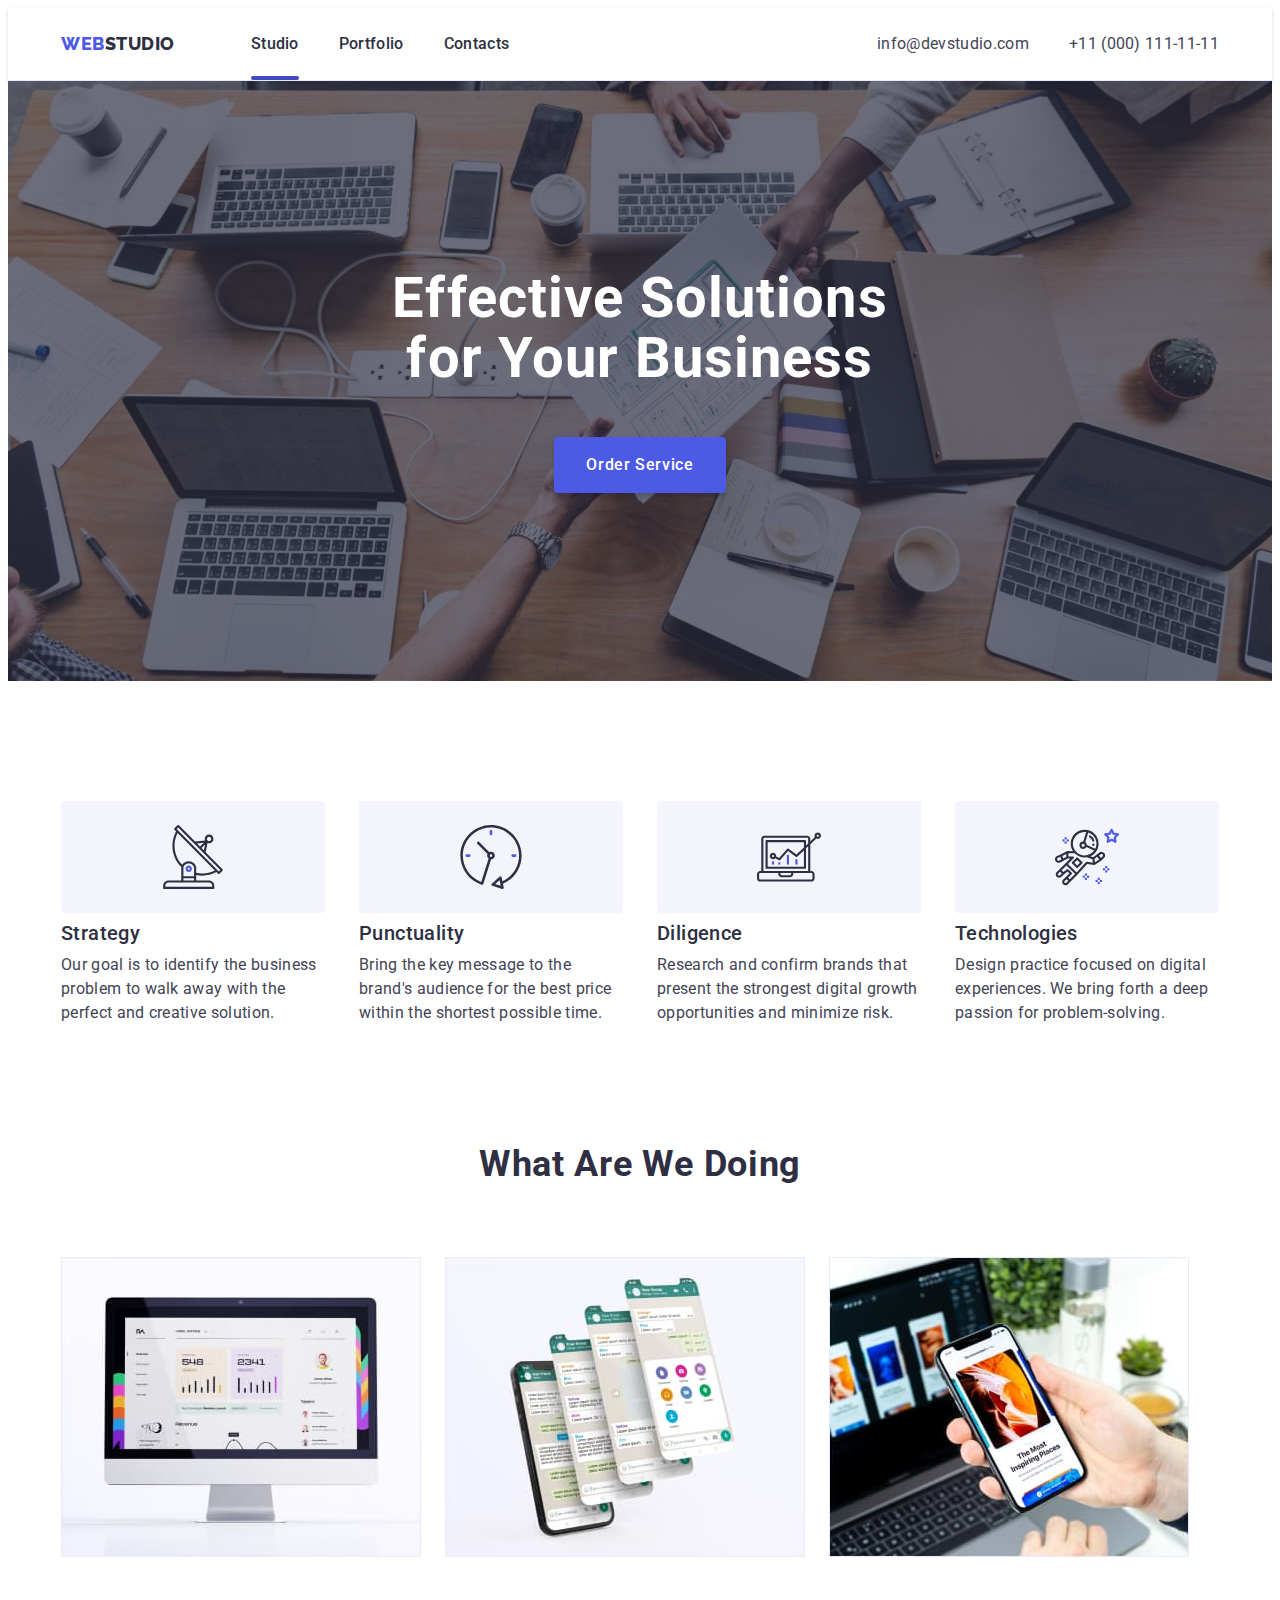
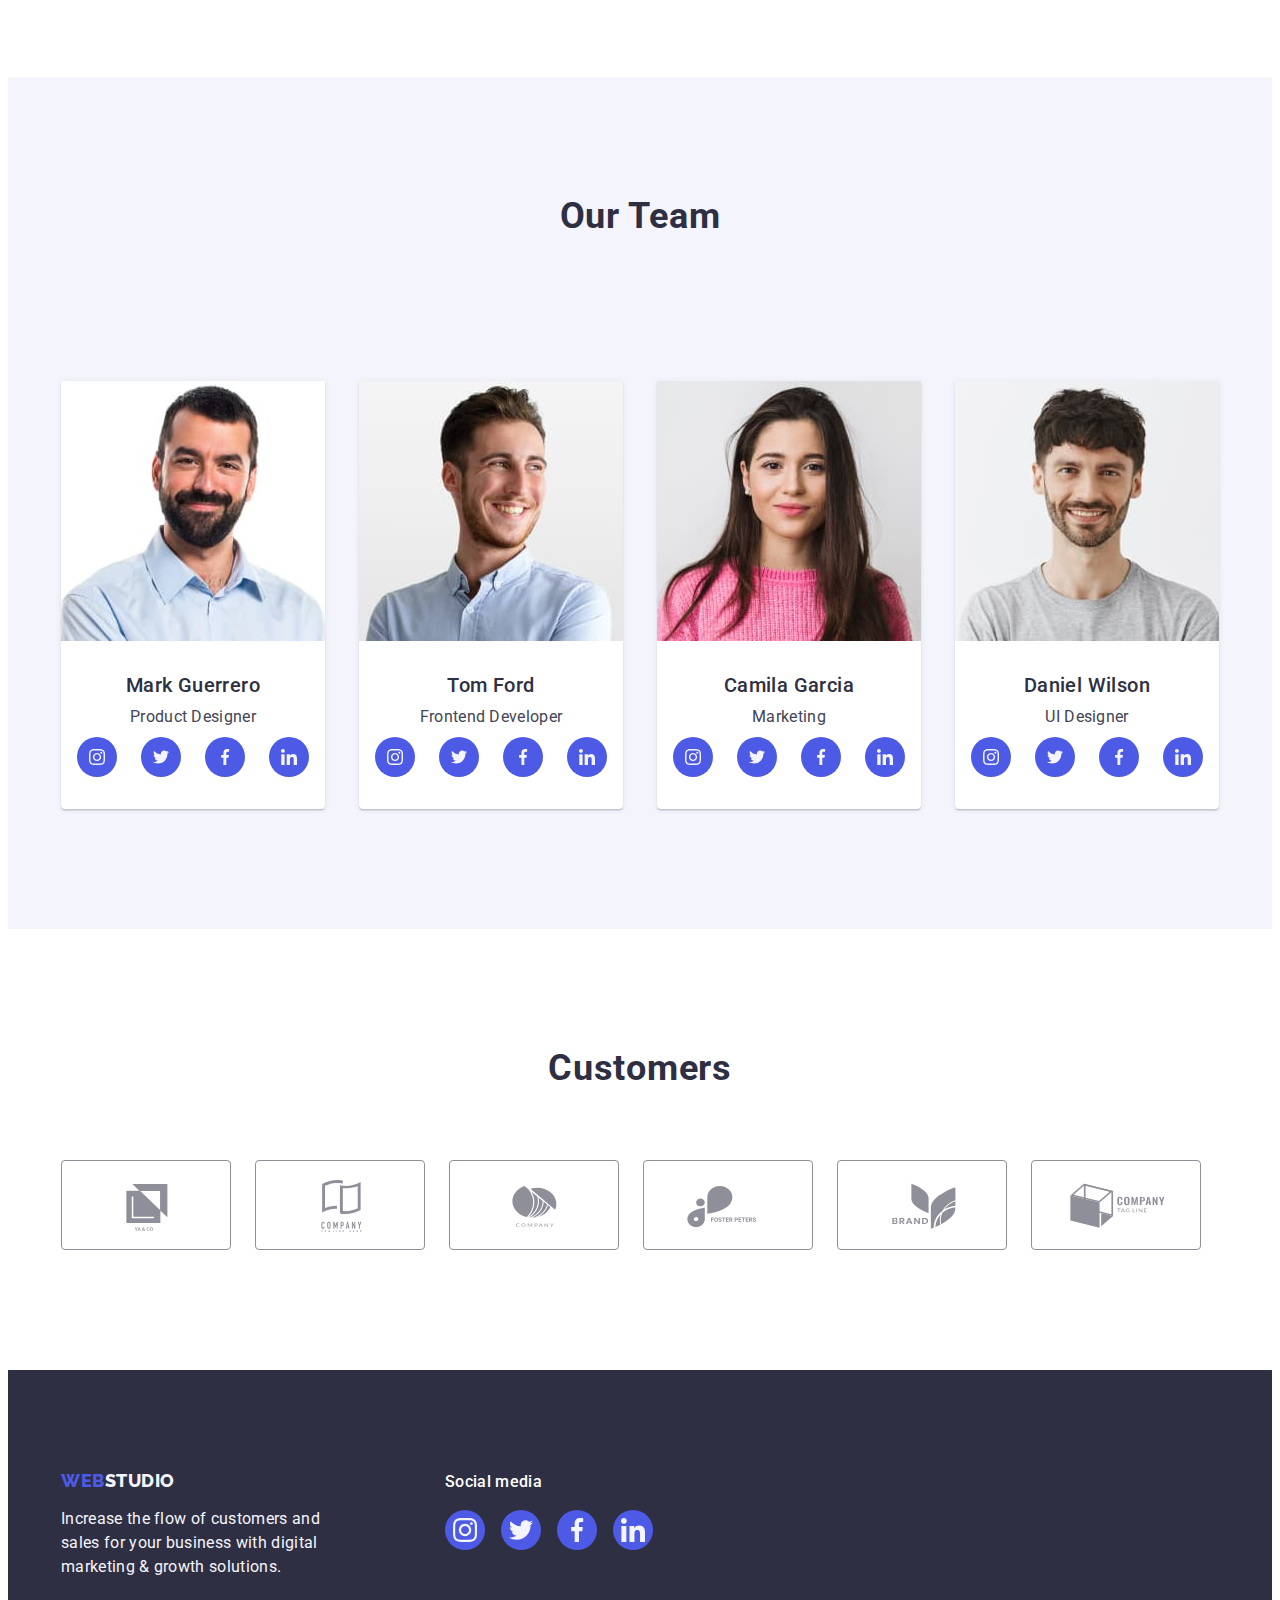
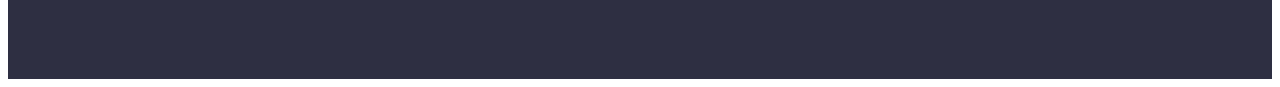
<file: index.html>
<!DOCTYPE html>
<html lang="en">
  <head>
    <meta charset="UTF-8" />
    <meta http-equiv="X-UA-Compatible" content="IE=edge" />
    <meta name="viewport" content="width=device-width, initial-scale=1.0" />
    <title>Document</title>
    <link rel="preconnect" href="https://fonts.googleapis.com" />
    <link rel="preconnect" href="https://fonts.gstatic.com" crossorigin />
    <link
      href="https://fonts.googleapis.com/css2?family=Raleway:wght@800&family=Roboto:wght@400;500;700&display=swap"
      rel="stylesheet"
    />
    <link
      rel="stylesheet"
      href="https://cdnjs.cloudflare.com/ajax/libs/modern-normalize/1.1.0/modern-normalize.min.css"
      integrity="sha512-wpPYUAdjBVSE4KJnH1VR1HeZfpl1ub8YT/NKx4PuQ5NmX2tKuGu6U/JRp5y+Y8XG2tV+wKQpNHVUX03MfMFn9Q=="
      crossorigin="anonymous"
      referrerpolicy="no-referrer"
    />
    <!-- Style -->
    <link rel="stylesheet" href="./css/style.css" />
  </head>
  <body>
    <!-- Header -->

    <header class="header">
      <div class="header-container container">
        <nav class="header-nav">
          <a class="logo" href="./index.html">
            Web<span class="span-logo">Studio</span>
          </a>

          <ul class="header-list list">
            <li class="header-item">
              <a class="header-link current" href="./index.html">Studio</a>
            </li>
            <li class="header-item">
              <a class="header-link" href="./portfolio.html">Portfolio</a>
            </li>
            <li class="header-item">
              <a class="header-link" href="">Contacts</a>
            </li>
          </ul>
        </nav>

        <address class="contacts" style="font-style: normal">
          <ul class="contacts-list list">
            <li class="contacts-item">
              <a class="contacts-link" href="mailto:info@devstudio.com"
                >info@devstudio.com</a
              >
            </li>
            <li class="contacts-item">
              <a class="contacts-link" href="tel:+110001111111"
                >+11 (000) 111-11-11</a
              >
            </li>
          </ul>
        </address>
      </div>
    </header>

    <main>
      <!-- Hero image -->

      <section class="hero">
        <div class="container">
          <h1 class="hero-title">Effective Solutions for Your Business</h1>
          <button class="modal-btn" type="button" data-modal-open>
            Order Service
          </button>
        </div>
      </section>

      <!-- About us -->

      <section class="about">
        <div class="container">
          <h2 class="hidden" hidden>content</h2>
          <ul class="about-list list">
            <li class="about-item">
              <div class="svg">
                <svg class="antenna" width="64" height="64">
                  <use href="./images/icons.svg#antenna"></use>
                </svg>
              </div>
              <h3 class="about-name">Strategy</h3>
              <p class="info">
                Our goal is to identify the business problem to walk away with
                the perfect and creative solution.
              </p>
            </li>
            <li class="about-item">
              <div class="svg">
                <svg class="clock" width="64" height="64">
                  <use href="./images/icons.svg#clock"></use>
                </svg>
              </div>
              <h3 class="about-name">Punctuality</h3>
              <p class="info">
                Bring the key message to the brand's audience for the best price
                within the shortest possible time.
              </p>
            </li>
            <li class="about-item">
              <div class="svg">
                <svg class="diagram" width="64" height="64">
                  <use href="./images/icons.svg#diagram"></use>
                </svg>
              </div>
              <h3 class="about-name">Diligence</h3>
              <p class="info">
                Research and confirm brands that present the strongest digital
                growth opportunities and minimize risk.
              </p>
            </li>
            <li class="about-item">
              <div class="svg">
                <svg class="astronaut" width="64" height="64">
                  <use href="./images/icons.svg#astronaut"></use>
                </svg>
              </div>
              <h3 class="about-name">Technologies</h3>
              <p class="info">
                Design practice focused on digital experiences. We bring forth a
                deep passion for problem-solving.
              </p>
            </li>
          </ul>
        </div>
      </section>

      <!-- Projects -->

      <section class="projects">
        <div class="container">
          <h2 class="projects-team">What are we doing</h2>
          <ul class="projects-list__team list">
            <li class="projects-item">
              <img
                class="projects-img"
                src="./images/section2/computer.jpg"
                alt="PC monitor"
                width="360"
              />
            </li>
            <li class="projects-item">
              <img
                class="projects-img"
                src="./images/section2/phone1.jpg"
                alt="Chat on the phone"
                width="360"
              />
            </li>
            <li class="projects-item">
              <img
                class="projects-img"
                src="./images/section2/phone2.jpg"
                alt="Phone in hand"
                width="360"
              />
            </li>
          </ul>
        </div>
      </section>

      <!-- Team -->

      <section class="team">
        <div class="container">
          <h2 class="team-title">Our Team</h2>
          <ul class="team-list">
            <li class="team-item">
              <img
                class="section-team-list"
                src="./images/section3/mark_guerrero.jpg"
                alt="Mark Guerrero Product Designer"
                width="264"
              />
              <div class="worker-wrapper">
                <h3 class="name-worker">Mark Guerrero</h3>
                <p class="info-name-worker">Product Designer</p>
                <ul class="socials">
                  <li class="socials-item">
                    <a
                      class="socials-link"
                      href=""
                      target="_blank"
                      rel="noopener noreferrer"
                    >
                      <svg class="socials-icon" width="16" height="16">
                        <use href="./images/icons.svg#instagram"></use>
                      </svg>
                    </a>
                  </li>
                  <li class="socials-item">
                    <a
                      class="socials-link"
                      href=""
                      target="_blank"
                      rel="noopener noreferrer"
                    >
                      <svg class="socials-icon" width="16" height="16">
                        <use href="./images/icons.svg#twitter"></use>
                      </svg>
                    </a>
                  </li>
                  <li class="socials-item">
                    <a
                      class="socials-link"
                      href=""
                      target="_blank"
                      rel="noopener noreferrer"
                    >
                      <svg class="socials-icon" width="16" height="16">
                        <use href="./images/icons.svg#facebook"></use>
                      </svg>
                    </a>
                  </li>
                  <li class="socials-item">
                    <a
                      class="socials-link"
                      href=""
                      target="_blank"
                      rel="noopener noreferrer"
                    >
                      <svg class="socials-icon" width="16" height="16">
                        <use href="./images/icons.svg#linkedin"></use>
                      </svg>
                    </a>
                  </li>
                </ul>
              </div>
            </li>
            <li class="team-item">
              <img
                class="section-team-list"
                src="./images/section3/tom_ford.jpg"
                alt="Tom Ford Frontend Developer"
                width="264"
              />
              <div class="worker-wrapper">
                <h3 class="name-worker">Tom Ford</h3>
                <p class="info-name-worker">Frontend Developer</p>
                <ul class="socials">
                  <li class="socials-item">
                    <a
                      class="socials-link"
                      href=""
                      target="_blank"
                      rel="noopener noreferrer"
                    >
                      <svg class="socials-icon" width="16" height="16">
                        <use href="./images/icons.svg#instagram"></use>
                      </svg>
                    </a>
                  </li>
                  <li class="socials-item">
                    <a
                      class="socials-link"
                      href=""
                      target="_blank"
                      rel="noopener noreferrer"
                    >
                      <svg class="socials-icon" width="16" height="16">
                        <use href="./images/icons.svg#twitter"></use>
                      </svg>
                    </a>
                  </li>
                  <li class="socials-item">
                    <a
                      class="socials-link"
                      href=""
                      target="_blank"
                      rel="noopener noreferrer"
                    >
                      <svg class="socials-icon" width="16" height="16">
                        <use href="./images/icons.svg#facebook"></use>
                      </svg>
                    </a>
                  </li>
                  <li class="socials-item">
                    <a
                      class="socials-link"
                      href=""
                      target="_blank"
                      rel="noopener noreferrer"
                    >
                      <svg class="socials-icon" width="16" height="16">
                        <use href="./images/icons.svg#linkedin"></use>
                      </svg>
                    </a>
                  </li>
                </ul>
              </div>
            </li>
            <li class="team-item">
              <img
                class="section-team-list"
                src="./images/section3/camila_garcia.jpg"
                alt="Camila Garcia Marketing"
                width="264"
              />
              <div class="worker-wrapper">
                <h3 class="name-worker">Camila Garcia</h3>
                <p class="info-name-worker">Marketing</p>
                <ul class="socials">
                  <li class="socials-item">
                    <a
                      class="socials-link"
                      href=""
                      target="_blank"
                      rel="noopener noreferrer"
                    >
                      <svg class="socials-icon" width="16" height="16">
                        <use href="./images/icons.svg#instagram"></use>
                      </svg>
                    </a>
                  </li>
                  <li class="socials-item">
                    <a
                      class="socials-link"
                      href=""
                      target="_blank"
                      rel="noopener noreferrer"
                    >
                      <svg class="socials-icon" width="16" height="16">
                        <use href="./images/icons.svg#twitter"></use>
                      </svg>
                    </a>
                  </li>
                  <li class="socials-item">
                    <a
                      class="socials-link"
                      href=""
                      target="_blank"
                      rel="noopener noreferrer"
                    >
                      <svg class="socials-icon" width="16" height="16">
                        <use href="./images/icons.svg#facebook"></use>
                      </svg>
                    </a>
                  </li>
                  <li class="socials-item">
                    <a
                      class="socials-link"
                      href=""
                      target="_blank"
                      rel="noopener noreferrer"
                    >
                      <svg class="socials-icon" width="16" height="16">
                        <use href="./images/icons.svg#linkedin"></use>
                      </svg>
                    </a>
                  </li>
                </ul>
              </div>
            </li>
            <li class="team-item">
              <img
                class="section-team-list"
                src="./images/section3/daniel_wilson.jpg"
                alt="Daniel Wilson UI Designer"
                width="264"
              />
              <div class="worker-wrapper">
                <h3 class="name-worker">Daniel Wilson</h3>
                <p class="info-name-worker">UI Designer</p>
                <ul class="socials">
                  <li class="socials-item">
                    <a
                      class="socials-link"
                      href=""
                      target="_blank"
                      rel="noopener noreferrer"
                    >
                      <svg class="socials-icon" width="16" height="16">
                        <use href="./images/icons.svg#instagram"></use>
                      </svg>
                    </a>
                  </li>
                  <li class="socials-item">
                    <a
                      class="socials-link"
                      href=""
                      target="_blank"
                      rel="noopener noreferrer"
                    >
                      <svg class="socials-icon" width="16" height="16">
                        <use href="./images/icons.svg#twitter"></use>
                      </svg>
                    </a>
                  </li>
                  <li class="socials-item">
                    <a
                      class="socials-link"
                      href=""
                      target="_blank"
                      rel="noopener noreferrer"
                    >
                      <svg class="socials-icon" width="16" height="16">
                        <use href="./images/icons.svg#facebook"></use>
                      </svg>
                    </a>
                  </li>
                  <li class="socials-item">
                    <a
                      class="socials-link"
                      href=""
                      target="_blank"
                      rel="noopener noreferrer"
                    >
                      <svg class="socials-icon" width="16" height="16">
                        <use href="./images/icons.svg#linkedin"></use>
                      </svg>
                    </a>
                  </li>
                </ul>
              </div>
            </li>
          </ul>
        </div>
      </section>

      <!-- Customer -->

      <section class="customers">
        <div class="container">
          <h2 class="customers-title">Customers</h2>
          <ul class="customers-list">
            <li class="customers-item">
              <a
                class="customers-link"
                href=""
                target="_blank"
                rel="noopener no-referrer"
              >
                <svg class="customers-icon" width="104" height="56">
                  <use href="./images/icons.svg#logo1"></use>
                </svg>
              </a>
            </li>
            <li class="customers-item">
              <a
                class="customers-link"
                href=""
                target="_blank"
                rel="noopener no-referrer"
              >
                <svg class="customers-icon" width="104" height="56">
                  <use href="./images/icons.svg#logo2"></use>
                </svg>
              </a>
            </li>
            <li class="customers-item">
              <a
                class="customers-link"
                href=""
                target="_blank"
                rel="noopener no-referrer"
              >
                <svg class="customers-icon" width="104" height="56">
                  <use href="./images/icons.svg#logo3"></use>
                </svg>
              </a>
            </li>
            <li class="customers-item">
              <a
                class="customers-link"
                href=""
                target="_blank"
                rel="noopener no-referrer"
              >
                <svg class="customers-icon" width="104" height="56">
                  <use href="./images/icons.svg#logo4"></use>
                </svg>
              </a>
            </li>
            <li class="customers-item">
              <a
                class="customers-link"
                href=""
                target="_blank"
                rel="noopener no-referrer"
              >
                <svg class="customers-icon" width="104" height="56">
                  <use href="./images/icons.svg#logo5"></use>
                </svg>
              </a>
            </li>
            <li class="customers-item">
              <a
                class="customers-link"
                href=""
                target="_blank"
                rel="noopener no-referrer"
              >
                <svg class="customers-icon" width="104" height="56">
                  <use href="./images/icons.svg#logo6"></use>
                </svg>
              </a>
            </li>
          </ul>
        </div>
      </section>
    </main>

    <!-- Footer -->

    <footer class="footer">
      <div class="joint-footer-container container">
        <div class="container1">
          <a class="footer-logo link" href="./index.html"
            >Web<span class="footer-logo-span">Studio</span></a
          >
          <p class="footer-subtitle">
            Increase the flow of customers and sales for your business with
            digital marketing & growth solutions.
          </p>
        </div>
        <div class="container2">
          <p class="media">Social media</p>
          <ul class="footer-socials">
            <li class="footer-socials-item">
              <a
                class="footer-socials-link"
                href=""
                target="_blank"
                rel="noopener noreferrer"
              >
                <svg class="footer-socials-icon" width="24" height="24">
                  <use href="./images/icons.svg#instagram"></use>
                </svg>
              </a>
            </li>
            <li class="footer-socials-item">
              <a
                class="footer-socials-link"
                href=""
                target="_blank"
                rel="noopener noreferrer"
              >
                <svg class="footer-socials-icon" width="24" height="24">
                  <use href="./images/icons.svg#twitter"></use>
                </svg>
              </a>
            </li>
            <li class="footer-socials-item">
              <a
                class="footer-socials-link"
                href=""
                target="_blank"
                rel="noopener noreferrer"
              >
                <svg class="footer-socials-icon" width="24" height="24">
                  <use href="./images/icons.svg#facebook"></use>
                </svg>
              </a>
            </li>
            <li class="footer-socials-item">
              <a
                class="footer-socials-link"
                href=""
                target="_blank"
                rel="noopener noreferrer"
              >
                <svg class="footer-socials-icon" width="24" height="24">
                  <use href="./images/icons.svg#linkedin"></use>
                </svg>
              </a>
            </li>
          </ul>
        </div>
      </div>
    </footer>

    <!-- Modal window -->

    <div class="backdrop is-hidden" data-modal>
      <div class="modal">
        <button class="close-modal" type="button" data-modal-close>
          <svg class="close-btn" width="8" height="8">
            <use href="./images/icons.svg#close-btn"></use>
          </svg>
        </button>
      </div>
    </div>

    <!-- Script -->

    <script src="./js/modal.js"></script>
  </body>
</html>
</file>
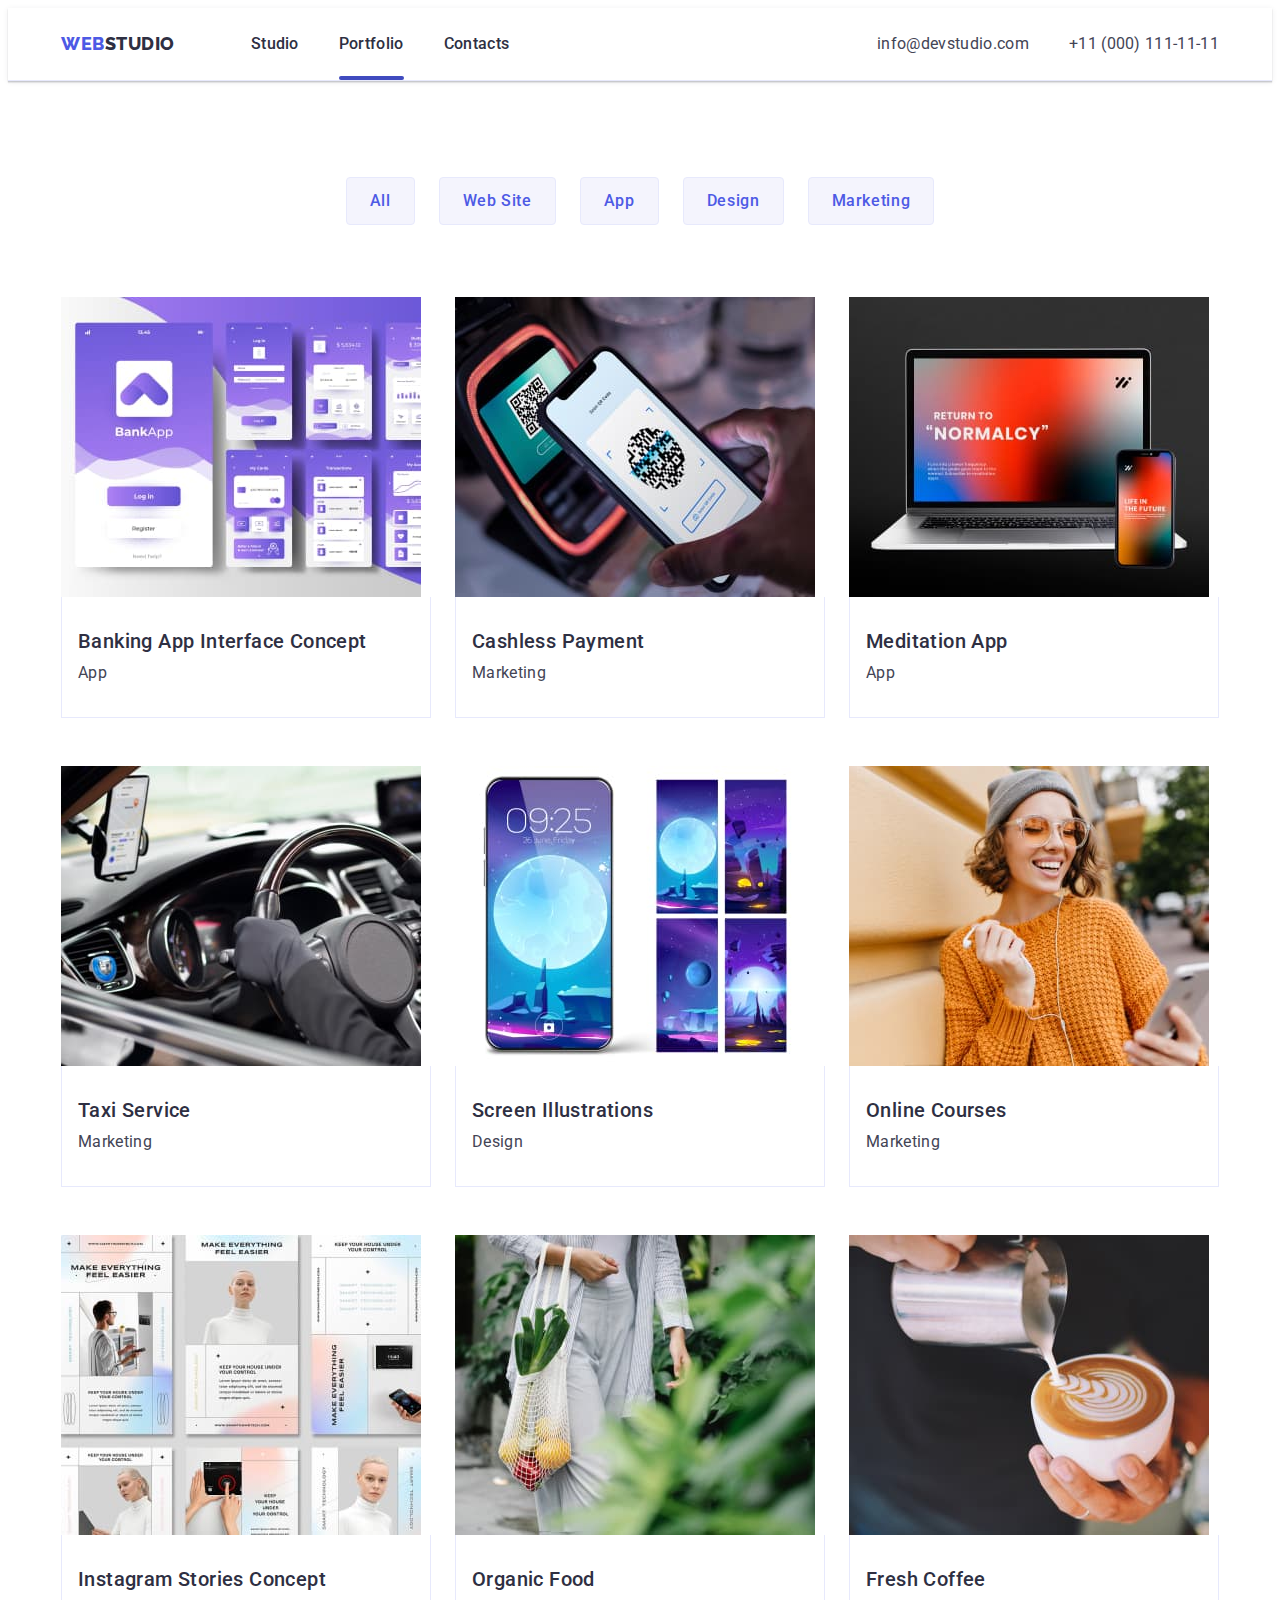
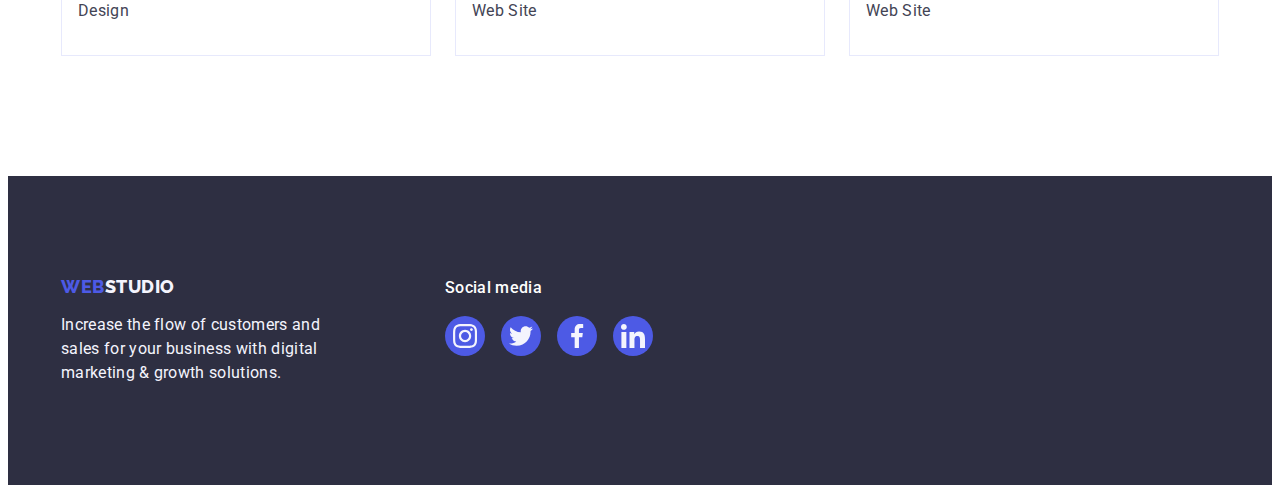
<file: portfolio.html>
<!DOCTYPE html>
<html lang="en">
  <head>
    <meta charset="UTF-8" />
    <meta http-equiv="X-UA-Compatible" content="IE=edge" />
    <meta name="viewport" content="width=device-width, initial-scale=1.0" />
    <title>Document</title>
    <link rel="preconnect" href="https://fonts.googleapis.com" />
    <link rel="preconnect" href="https://fonts.gstatic.com" crossorigin />
    <link
      href="https://fonts.googleapis.com/css2?family=Raleway:wght@800&family=Roboto:wght@400;500;700&display=swap"
      rel="stylesheet"
    />
    <link
      rel="stylesheet"
      href="https://cdnjs.cloudflare.com/ajax/libs/modern-normalize/1.1.0/modern-normalize.min.css"
      integrity="sha512-wpPYUAdjBVSE4KJnH1VR1HeZfpl1ub8YT/NKx4PuQ5NmX2tKuGu6U/JRp5y+Y8XG2tV+wKQpNHVUX03MfMFn9Q=="
      crossorigin="anonymous"
      referrerpolicy="no-referrer"
    />
    <link rel="stylesheet" href="./css/style.css" />
  </head>
  <body>
    <!-- Header -->

    <header class="header">
      <div class="header-container container">
        <nav class="header-nav">
          <a class="logo" href="./index.html">
            Web<span class="span-logo">Studio</span>
          </a>

          <ul class="header-list list">
            <li class="header-item">
              <a class="header-link" href="./index.html">Studio</a>
            </li>
            <li class="header-item">
              <a class="header-link current" href="./portfolio.html"
                >Portfolio</a
              >
            </li>
            <li class="header-item">
              <a class="header-link" href="">Contacts</a>
            </li>
          </ul>
        </nav>

        <address class="contacts" style="font-style: normal">
          <ul class="contacts-list list">
            <li class="contacts-item">
              <a class="contacts-link link" href="mailto:info@devstudio.com"
                >info@devstudio.com</a
              >
            </li>
            <li class="contacts-item">
              <a class="contacts-link link" href="tel:+110001111111"
                >+11 (000) 111-11-11</a
              >
            </li>
          </ul>
        </address>
      </div>
    </header>

    <!-- Site nav -->

    <main>
      <section class="site-nav">
        <div class="container">
          <h1 hidden>Our projects</h1>
          <ul class="btn-nav list">
            <li>
              <button class="list-btn" type="button">All</button>
            </li>
            <li>
              <button class="list-btn" type="button">Web Site</button>
            </li>
            <li>
              <button class="list-btn" type="button">App</button>
            </li>
            <li>
              <button class="list-btn" type="button">Design</button>
            </li>
            <li>
              <button class="list-btn" type="button">Marketing</button>
            </li>
          </ul>

          <!-- Portfolio -->

          <ul class="portfolio-list list">
            <li class="portfolio-item">
              <a class="portfolio-link link" href="">
                <div class="wrapper">
                  <img
                    src="./images/portfolio/banking_app.jpg"
                    alt="Banking interface"
                    width="360"
                  />
                  <div class="over">
                    <p>
                      14 Stylish and User-Friendly App Design Concepts · Task
                      Manager App · Calorie Tracker App · Exotic Fruit Ecommerce
                      App · Cloud Storage App
                    </p>
                  </div>
                </div>
                <div class="name-app-portfolio">
                  <h2 class="title-portfolio">Banking App Interface Concept</h2>
                  <p class="description">App</p>
                </div>
              </a>
            </li>
            <li class="portfolio-item">
              <a class="portfolio-link link" href="">
                <div class="wrapper">
                  <img
                    src="./images/portfolio/cashless_payment.jpg"
                    alt="Payment by phone"
                    width="360"
                  />
                  <div class="over">
                    <p>
                      14 Stylish and User-Friendly App Design Concepts · Task
                      Manager App · Calorie Tracker App · Exotic Fruit Ecommerce
                      App · Cloud Storage App
                    </p>
                  </div>
                </div>
                <div class="name-app-portfolio">
                  <h2 class="title-portfolio">Cashless Payment</h2>
                  <p class="description">Marketing</p>
                </div>
              </a>
            </li>
            <li class="portfolio-item">
              <a class="portfolio-link link" href="">
                <div class="wrapper">
                  <img
                    src="./images/portfolio/meditation_app.jpg"
                    alt="Phone and laptop"
                    width="360"
                  />
                  <div class="over">
                    <p>
                      14 Stylish and User-Friendly App Design Concepts · Task
                      Manager App · Calorie Tracker App · Exotic Fruit Ecommerce
                      App · Cloud Storage App
                    </p>
                  </div>
                </div>
                <div class="name-app-portfolio">
                  <h2 class="title-portfolio">Meditation App</h2>
                  <p class="description">App</p>
                </div>
              </a>
            </li>
            <li class="portfolio-item">
              <a class="portfolio-link link" href="">
                <div class="wrapper">
                  <img
                    src="./images/portfolio/taxi_service.jpg"
                    alt="Car interior"
                    width="360"
                  />
                  <div class="over">
                    <p>
                      14 Stylish and User-Friendly App Design Concepts · Task
                      Manager App · Calorie Tracker App · Exotic Fruit Ecommerce
                      App · Cloud Storage App
                    </p>
                  </div>
                </div>
                <div class="name-app-portfolio">
                  <h2 class="title-portfolio">Taxi Service</h2>
                  <p class="description">Marketing</p>
                </div>
              </a>
            </li>
            <li class="portfolio-item">
              <a class="portfolio-link link" href="">
                <div class="wrapper">
                  <img
                    src="./images/portfolio/screen_illstrations.jpg"
                    alt="Phone wallpaper"
                    width="360"
                  />
                  <div class="over">
                    <p>
                      14 Stylish and User-Friendly App Design Concepts · Task
                      Manager App · Calorie Tracker App · Exotic Fruit Ecommerce
                      App · Cloud Storage App
                    </p>
                  </div>
                </div>
                <div class="name-app-portfolio">
                  <h2 class="title-portfolio">Screen Illustrations</h2>
                  <p class="description">Design</p>
                </div>
              </a>
            </li>
            <li class="portfolio-item">
              <a class="portfolio-link link" href="">
                <div class="wrapper">
                  <img
                    src="./images/portfolio/online_courses.jpg"
                    alt="A girl with a phone"
                    width="360"
                  />
                  <div class="over">
                    <p>
                      14 Stylish and User-Friendly App Design Concepts · Task
                      Manager App · Calorie Tracker App · Exotic Fruit Ecommerce
                      App · Cloud Storage App
                    </p>
                  </div>
                </div>
                <div class="name-app-portfolio">
                  <h2 class="title-portfolio">Online Courses</h2>
                  <p class="description">Marketing</p>
                </div>
              </a>
            </li>
            <li class="portfolio-item">
              <a class="portfolio-link link" href="">
                <div class="wrapper">
                  <img
                    src="./images/portfolio/instagram_stories_concept.jpg"
                    alt="An example of Instagram stories"
                    width="360"
                  />
                  <div class="over">
                    <p>
                      14 Stylish and User-Friendly App Design Concepts · Task
                      Manager App · Calorie Tracker App · Exotic Fruit Ecommerce
                      App · Cloud Storage App
                    </p>
                  </div>
                </div>
                <div class="name-app-portfolio">
                  <h2 class="title-portfolio">Instagram Stories Concept</h2>
                  <p class="description">Design</p>
                </div>
              </a>
            </li>
            <li class="portfolio-item">
              <a class="portfolio-link link" href="">
                <div class="wrapper">
                  <img
                    src="./images/portfolio/organic_food.jpg"
                    alt="Food in a bag"
                    width="360"
                  />
                  <div class="over">
                    <p>
                      14 Stylish and User-Friendly App Design Concepts · Task
                      Manager App · Calorie Tracker App · Exotic Fruit Ecommerce
                      App · Cloud Storage App
                    </p>
                  </div>
                </div>
                <div class="name-app-portfolio">
                  <h2 class="title-portfolio">Organic Food</h2>
                  <p class="description">Web Site</p>
                </div>
              </a>
            </li>
            <li class="portfolio-item">
              <a class="portfolio-link link" href="">
                <div class="wrapper">
                  <img
                    src="./images/portfolio/fresh_coffee.jpg"
                    alt="Making coffee"
                    width="360"
                  />
                  <div class="over">
                    <p>
                      14 Stylish and User-Friendly App Design Concepts · Task
                      Manager App · Calorie Tracker App · Exotic Fruit Ecommerce
                      App · Cloud Storage App
                    </p>
                  </div>
                </div>
                <div class="name-app-portfolio">
                  <h2 class="title-portfolio">Fresh Coffee</h2>
                  <p class="description">Web Site</p>
                </div>
              </a>
            </li>
          </ul>
        </div>
      </section>
    </main>

    <!-- Footer -->

    <footer class="footer">
      <div class="joint-footer-container container">
        <div class="container1">
          <a class="footer-logo link" href="./index.html"
            >Web<span class="footer-logo-span">Studio</span></a
          >
          <p class="footer-subtitle">
            Increase the flow of customers and sales for your business with
            digital marketing & growth solutions.
          </p>
        </div>
        <div class="container2">
          <p class="media">Social media</p>
          <ul class="footer-socials">
            <li class="footer-socials-item">
              <a
                class="footer-socials-link"
                href=""
                target="_blank"
                rel="noopener noreferrer"
              >
                <svg class="footer-socials-icon" width="24" height="24">
                  <use href="./images/icons.svg#instagram"></use>
                </svg>
              </a>
            </li>
            <li class="footer-socials-item">
              <a
                class="footer-socials-link"
                href=""
                target="_blank"
                rel="noopener noreferrer"
              >
                <svg class="footer-socials-icon" width="24" height="24">
                  <use href="./images/icons.svg#twitter"></use>
                </svg>
              </a>
            </li>
            <li class="footer-socials-item">
              <a
                class="footer-socials-link"
                href=""
                target="_blank"
                rel="noopener noreferrer"
              >
                <svg class="footer-socials-icon" width="24" height="24">
                  <use href="./images/icons.svg#facebook"></use>
                </svg>
              </a>
            </li>
            <li class="footer-socials-item">
              <a
                class="footer-socials-link"
                href=""
                target="_blank"
                rel="noopener noreferrer"
              >
                <svg class="footer-socials-icon" width="24" height="24">
                  <use href="./images/icons.svg#linkedin"></use>
                </svg>
              </a>
            </li>
          </ul>
        </div>
      </div>
    </footer>
  </body>
</html>
</file>
<file: css/style.css>
/* Header */
/* Color logo "WEB" - #4D5AE5 */
/* Color logo "STUDIO" - #2E2F42 */
/* Color nav - #2E2F42 */
/* Color address info - #2E2F42 */

/* Hero image */
/* Color h1 - #FFFFFF */
/* Color butt - #F4F4FD */
/* Background color - #2E2F42 */

/* Section1 */
/* Color h2 section 1 - #2E2F42 */
/* Color p section 1 - #434455 */

/* Section2 */
/* Color h2 section 2 - #2E2F42 */

/* Section3 */
/* Color h2 section 3 - #2E2F42 */
/* Color name cection 3 - #2E2F42 */
/* Color p section 3 - #434455 */
/* Background color - #F4F4FD */

/* Footer */
/* Color text footer - #F4F4FD */
/* Background color - #2E2F42 */

:root {
    --accent-color: #2E2F42;
    --primary-font: 'Roboto', sans-serif;
    --secondary-font: 'Raleway', sans-serif;
}

.body {
    font-family: var(--primary-font);
    color: #434455;
    background-color: #ffffff;
}

/* Reset */

h1,
h2,
h3,
h4,
h5,
h6,
p {
    margin: 0;
}

ul,
ol {
    margin: 0;
    padding: 0;
    list-style: none;
}

img {
    display: block;
}

a {
    text-decoration: none;
}

/**
  |============================
  | Header
  |============================
*/
/* header */
.header {
    border-bottom: 1px solid #e7e9fc;
    box-shadow: 0px 2px 1px rgba(46, 47, 66, 0.08), 0px 1px 1px rgba(46, 47, 66, 0.16), 0px 1px 6px rgba(46, 47, 66, 0.08);
    z-index: 100;
}

/* div */
.header-container {
    display: flex;
    align-items: center;
}

.container {
    margin-right: auto;
    margin-left: auto;
    max-width: 1158px;
    padding-left: 15px;
    padding-right: 15px;
}

/* nav */
.header-nav {
    display: flex;
    align-items: center;
}

/* a */
.logo {
    margin-right: 76px;
    font-family: var(--secondary-font);
    font-style: normal;
    font-weight: 800;
    font-size: 18px;
    line-height: 1.17;
    display: flex;
    align-items: center;
    letter-spacing: 0.03em;
    text-transform: uppercase;
    color: #4D5AE5;
    text-decoration: none;
}

.span-logo {
    display: inline-block;
    color: #2E2F42;
}

/* ul */
.header-list {
    display: flex;
}

/* li */

.header-item:not(:last-child) {
    margin-right: 40px;
}

/* a */
.header-link {
    padding-top: 24px;
    padding-bottom: 24px;
    display: block;
    font-family: var(--primary-font);
    font-style: normal;
    font-weight: 500;
    font-size: 16px;
    line-height: 1.5;
    letter-spacing: 0.02em;
    color: #2E2F42;

    transition-duration: 250ms;
    transition-timing-function: cubic-bezier(0.4, 0, 0.2, 1);
}

.header-link:hover,
.header-link:focus {
    color: #404BBF;
}

.current {
    position: relative;
}

.current::after {
    content: '';
    position: absolute;
    left: 0;
    bottom: 0;
    display: block;
    width: 100%;
    height: 4px;
    background-color: #404BBF;
    border-radius: 2px;
}

/* address */
.contacts {
    margin-left: auto;
}

/* ul */
.contacts-list {
    display: flex;
    gap: 40px;
}

/* a */
.contacts-link {
    font-family: var(--primary-font);
    font-style: normal;
    font-weight: 400;
    font-size: 16px;
    line-height: 1.5;
    letter-spacing: 0.02em;
    color: #434455;

    transition-duration: 250ms;
    transition-timing-function: cubic-bezier(0.4, 0, 0.2, 1);
}

.contacts-link:hover,
.contacts-link:focus {
    color: #404BBF;
}

/**
  |============================
  | Hero Title
  |============================
*/
/* section */
.hero {
    max-width: 1440px;
    margin: 0 auto;
    padding-top: 188px;
    padding-bottom: 188px;

    text-align: center;
    background-color: var(--accent-color);

    background-image:
        linear-gradient(rgba(46, 47, 66, 0.7),
            rgba(46, 47, 66, 0.7)),
        url(../images/hero/people_office.jpg);
    background-repeat: no-repeat;
    background-position: center;
    background-size: cover;
}

/* h1 */
.hero-title {
    max-width: 496px;
    margin-left: auto;
    margin-right: auto;
    margin-bottom: 48px;
    font-family: var(--primary-font);
    font-style: normal;
    font-weight: 700;
    font-size: 56px;
    line-height: 1.07;
    letter-spacing: 0.02em;
    color: #FFFFFF;
}

/* button */
.modal-btn {
    margin: auto;
    box-shadow: 0px 4px 4px rgba(0, 0, 0, 0.15);
    text-align: center;
    display: block;
    min-width: 169px;
    border-radius: 4px;
    padding: 16px 32px;
    border: none;

    font-family: var(--primary-font);
    font-style: normal;
    font-weight: 500;
    font-size: 16px;
    line-height: 1.5;
    align-items: center;
    letter-spacing: 0.04em;
    color: #FFFFFF;
    background-color: #4D5AE5;
    cursor: pointer;

    transition-duration: 250ms;
    transition-timing-function: cubic-bezier(0.4, 0, 0.2, 1);
}

.modal-btn:hover,
.modal-btn:focus {
    background-color: #404BBF;
    color: #FFFFFF;
}

/**
  |============================
  | About us
  |============================
*/
/* section */
.about {
    padding-top: 120px;
    padding-bottom: 120px;
}

/* ul */
.about-list {
    display: flex;
    justify-content: space-between;
    gap: 24px;
}

/* div */
.svg {
    display: flex;
    align-items: center;
    justify-content: center;
    height: 112px;
    background-color: #F4F4FD;
    border-radius: 4px;
    margin-bottom: 8px;
}

/* h3 */
.about-name {
    margin-bottom: 8px;
    font-family: var(--primary-font);
    font-style: normal;
    font-weight: 500;
    font-size: 20px;
    line-height: 24px;
    letter-spacing: 0.02em;
    color: var(--accent-color);
}

/* p */
.info {
    width: 264px;
    font-family: var(--primary-font);
    font-style: normal;
    font-weight: 400;
    font-size: 16px;
    line-height: 24px;
    letter-spacing: 0.02em;
    color: #434455;
}

/**
  |============================
  | Projects
  |============================
*/
/* section */
.projects {
    padding-bottom: 120px;
}

/* h2 */
.projects-team {
    margin-bottom: 72px;
    font-family: var(--primary-font);
    font-style: normal;
    font-weight: 700;
    font-size: 36px;
    line-height: 1.11;
    text-align: center;
    letter-spacing: 0.02em;
    text-transform: capitalize;
    color: var(--accent-color);
}

/* ul */
.projects-list__team {
    gap: 24px;
    display: flex;
}

/**
  |============================
  | Team
  |============================
*/
/* section */
.team {
    padding-bottom: 120px;
    padding-top: 120px;
    background-color: #F4F4FD;
}

/* h2 */
.team-title {
    margin-bottom: 72px;
    font-family: var(--primary-font);
    font-style: normal;
    font-weight: 700;
    font-size: 36px;
    line-height: 1.11;
    text-align: center;
    letter-spacing: 0.02em;
    text-transform: capitalize;
    color: var(--accent-color);
}

/* ul */
.team-list {
    gap: 24px;
    padding-top: 72px;
    display: flex;
    justify-content: space-between;
}

/* li */
.team-item {
    box-shadow: 0px 1px 6px rgba(46, 47, 66, 0.08), 0px 1px 1px rgba(46, 47, 66, 0.16), 0px 2px 1px rgba(46, 47, 66, 0.08);
    border-radius: 0px 0px 4px 4px;
    background-color: #FFFFFF;
    width: 264px;
}

/* div */
.worker-wrapper {
    padding: 32px 0;
    border-radius: 0px 0px 4px 4px;
}

/* h3 */
.name-worker {
    margin-bottom: 8px;
    font-family: var(--primary-font);
    font-style: normal;
    font-weight: 500;
    font-size: 20px;
    line-height: 24px;
    text-align: center;
    letter-spacing: 0.02em;
    color: var(--accent-color);
}

/* p */
.info-name-worker {
    font-family: var(--primary-font);
    font-style: normal;
    font-weight: 400;
    font-size: 16px;
    line-height: 24px;
    text-align: center;
    letter-spacing: 0.02em;
    color: #434455;
}

/* ul */
.socials {
    margin-top: 8px;
    display: flex;
    gap: 24px;
    justify-content: center;
}

/* a */
.socials-link {
    display: flex;
    align-items: center;
    justify-content: center;
    width: 40px;
    height: 40px;
    background-color: #4D5AE5;
    border-radius: 50%;
    color: #F4F4FD;

    transition-duration: 250ms;
    transition-timing-function: cubic-bezier(0.4, 0, 0.2, 1);
}

.socials-link:hover,
.socials-link:focus {
    background-color: #404BBF;
    color: #F4F4FD;
}

/* svg */
.socials-icon {
    fill: currentColor;
}

/**
  |============================
  | Customer
  |============================
*/
/* section */
.customers {
    padding-top: 120px;
    padding-bottom: 120px;

}

/* h2 */
.customers-title {
    margin-bottom: 72px;

    font-family: var(--primary-font);
    font-style: normal;
    font-weight: 700;
    font-size: 36px;
    line-height: 1.1;

    text-align: center;
    letter-spacing: 0.02em;
    text-transform: capitalize;

    color: #2E2F42;
}

/* ul */
.customers-list {
    display: flex;
    gap: 24px
}

/* a */
.customers-link {
    display: flex;
    justify-content: center;
    width: 168px;
    height: 88px;
    align-items: center;
    border: 1px solid #8E8F99;
    border-radius: 4px;
    color: #8e8f99;

    transition-duration: 250ms;
    transition-timing-function: cubic-bezier(0.4, 0, 0.2, 1);
}

.customers-link:hover,
.customers-link:focus {
    border-color: #404BBF;
    color: #404BBF;
}

/* svg */
.customers-icon {
    fill: currentColor;
}

/**
  |============================
  | Footer
  |============================
*/
/* footer */
.footer {
    padding-top: 100px;
    padding-bottom: 100px;
    font-family: var(--primary-font);
    font-style: normal;
    font-weight: 400;
    font-size: 16px;
    line-height: 24px;
    letter-spacing: 0.02em;
    color: #F4F4FD;
    background-color: var(--accent-color);
}

/* div */
.joint-footer-container {
    display: flex;
    gap: 120px;
    align-items: baseline;
}

/* p */
.media {
    margin-bottom: 16px;
    font-weight: 500;
    color: #ffffff;
}

/* ul */
.footer-socials {
    display: flex;
    gap: 16px;
}

/* a */
.footer-socials-link {
    display: flex;
    align-items: center;
    justify-content: center;
    width: 40px;
    height: 40px;
    background-color: #4D5AE5;
    border-radius: 50%;
    color: #F4F4FD;

    transition-duration: 250ms;
    transition-timing-function: cubic-bezier(0.4, 0, 0.2, 1);
}

.footer-socials-link:hover,
.footer-socials-link:focus {
    background-color: #31D0AA;
    color: #F4F4FD;
}

/* svg */
.footer-socials-icon {
    fill: currentColor;
}

/* a */
.footer-logo {
    margin-bottom: 16px;
    font-family: var(--secondary-font);
    font-style: normal;
    font-weight: 800;
    font-size: 18px;
    line-height: 1.17;
    display: inline-block;
    align-items: center;
    letter-spacing: 0.03em;
    text-transform: uppercase;
    color: #4D5AE5;
    text-decoration: none;
}

/* span */
.footer-logo-span {
    color: #F4F4FD;
}

/* p */
.footer-subtitle {
    max-width: 264px;
}

/**
  |============================
  | Portfolio
  |============================
*/
/**
  |============================
  | Site nav
  |============================
*/
/* section */
.site-nav {
    margin: auto;
    padding-top: 96px;
    padding-bottom: 120px;
}

/* ul */
.btn-nav {
    margin-bottom: 72px;
    display: flex;
    justify-content: center;
    gap: 24px;
}

/* button */
.list-btn {
    padding-top: 11px;
    padding-bottom: 11px;
    padding-left: 23px;
    padding-right: 23px;

    border: 1px solid #E7E9FC;
    border-radius: 4px;
    font-family: var(--primary-font);
    font-style: normal;
    font-weight: 500;
    font-size: 16px;
    line-height: 24px;
    display: flex;
    align-items: center;
    text-align: center;
    letter-spacing: 0.04em;
    background-color: #F4F4FD;
    color: #4D5AE5;
    cursor: pointer;

    transition-duration: 250ms;
    transition-timing-function: cubic-bezier(0.4, 0, 0.2, 1);
}


.list-btn:hover,
.list-btn:focus {
    background-color: #404BBF;
    color: #FFFFFF;
    border: 1px solid transparent;

    box-shadow: 0px 3px 1px rgba(0, 0, 0, 0.1), 0px 2px 1px rgba(0, 0, 0, 0.08), 0px 2px 2px rgba(0, 0, 0, 0.12);
}


/**
  |============================
  | Portfolio
  |============================
*/
/* ul */
.portfolio-list {
    display: flex;
    flex-wrap: wrap;
    gap: 48px 24px;
    justify-content: center;
}

/* li */
.portfolio-item {
    width: calc((100% - 48px) / 3);
}

/* a */
.portfolio-link {
    display: block;
    transition-duration: 250ms;
    transition-timing-function: cubic-bezier(0.4, 0, 0.2, 1);
}

.portfolio-link:hover,
.portfolio-link:focus {
    box-shadow: 0px 1px 6px rgba(46, 47, 66, 0.08), 0px 1px 1px rgba(46, 47, 66, 0.16), 0px 2px 1px rgba(46, 47, 66, 0.08);
}

/* div */
.wrapper {
    position: relative;
    overflow: hidden;
}

/* over */
.over {
    font-family: var(--primary-font);
    font-style: normal;
    font-weight: 400;
    font-size: 16px;
    line-height: 24px;
    letter-spacing: 0.02em;
    color: #F4F4FD;

    position: absolute;
    width: 100%;
    height: 100%;
    top: 0;
    left: 0;
    padding: 40px 32px 164px 32px;
    transform: translateY(100%);
    transition: transform 250ms cubic-bezier(0.4, 0, 0.2, 1), background-color 250ms cubic-bezier(0.4, 0, 0.2, 1);
}

.portfolio-link:hover .over,
.portfolio-link:focus .over {
    transform: translateY(0);
    background-color: #4D5AE5;
}

/* div */
.name-app-portfolio {
    padding: 32px 16px;
    border: 1px solid #e7e9fc;
    border-top: none;
}

/* h2 */
.title-portfolio {
    margin-bottom: 8px;
    font-family: var(--primary-font);
    font-style: normal;
    font-weight: 500;
    font-size: 20px;
    line-height: 1.2;
    letter-spacing: 0.02em;
    color: var(--accent-color);
}

/* p */
.description {
    font-family: var(--primary-font);
    font-style: normal;
    font-weight: 400;
    font-size: 16px;
    line-height: 1.5;
    letter-spacing: 0.02em;
    color: #434455;
}

/**
  |============================
  | Modal window
  |============================
*/
/* div */
.backdrop {
    position: fixed;
    top: 0;
    left: 0;
    z-index: 1000;

    width: 100%;
    height: 100%;

    background-color: rgba(46, 47, 66, 0.4);

    transition: opacity 250ms linear, visibility 250ms linear;
}

.backdrop.is-hidden {
    opacity: 0;
    visibility: hidden;
    pointer-events: none;
}

/* div */
.modal {
    position: absolute;
    top: 50%;
    left: 50%;
    transform: translate(-50%, -50%) scale(1);
    opacity: 1;

    max-width: 408px;
    width: 100%;
    min-height: 576px;

    background: #FCFCFC;
    box-shadow: 0px 1px 1px rgba(0, 0, 0, 0.14), 0px 1px 3px rgba(0, 0, 0, 0.12), 0px 2px 1px rgba(0, 0, 0, 0.2);
    border-radius: 4px;


    transition-duration: 250ms;
    transition-timing-function: cubic-bezier(0.4, 0, 0.2, 1);
}

.backdrop.is-hidden .modal {
    transform: translate(-50%, -50%) scale(0.3);
    opacity: 0;
}

/* button */
.close-modal {
    position: absolute;
    top: 20px;
    right: 20px;

    display: flex;
    align-items: center;
    justify-content: center;
    width: 23px;
    height: 23px;
    padding: 0;

    border-radius: 50%;
    background: #E7E9FC;
    border: 1px solid rgba(0, 0, 0, 0.1);
    transition: fill;
    transition-duration: 250ms;
    transition-timing-function: cubic-bezier(0.4, 0, 0.2, 1);
}

.close-modal:hover,
.close-modal:focus {
    background-color: #404BBF;
    fill: #FFFFFF;
    cursor: pointer;
}

/* THE END */
</file>
